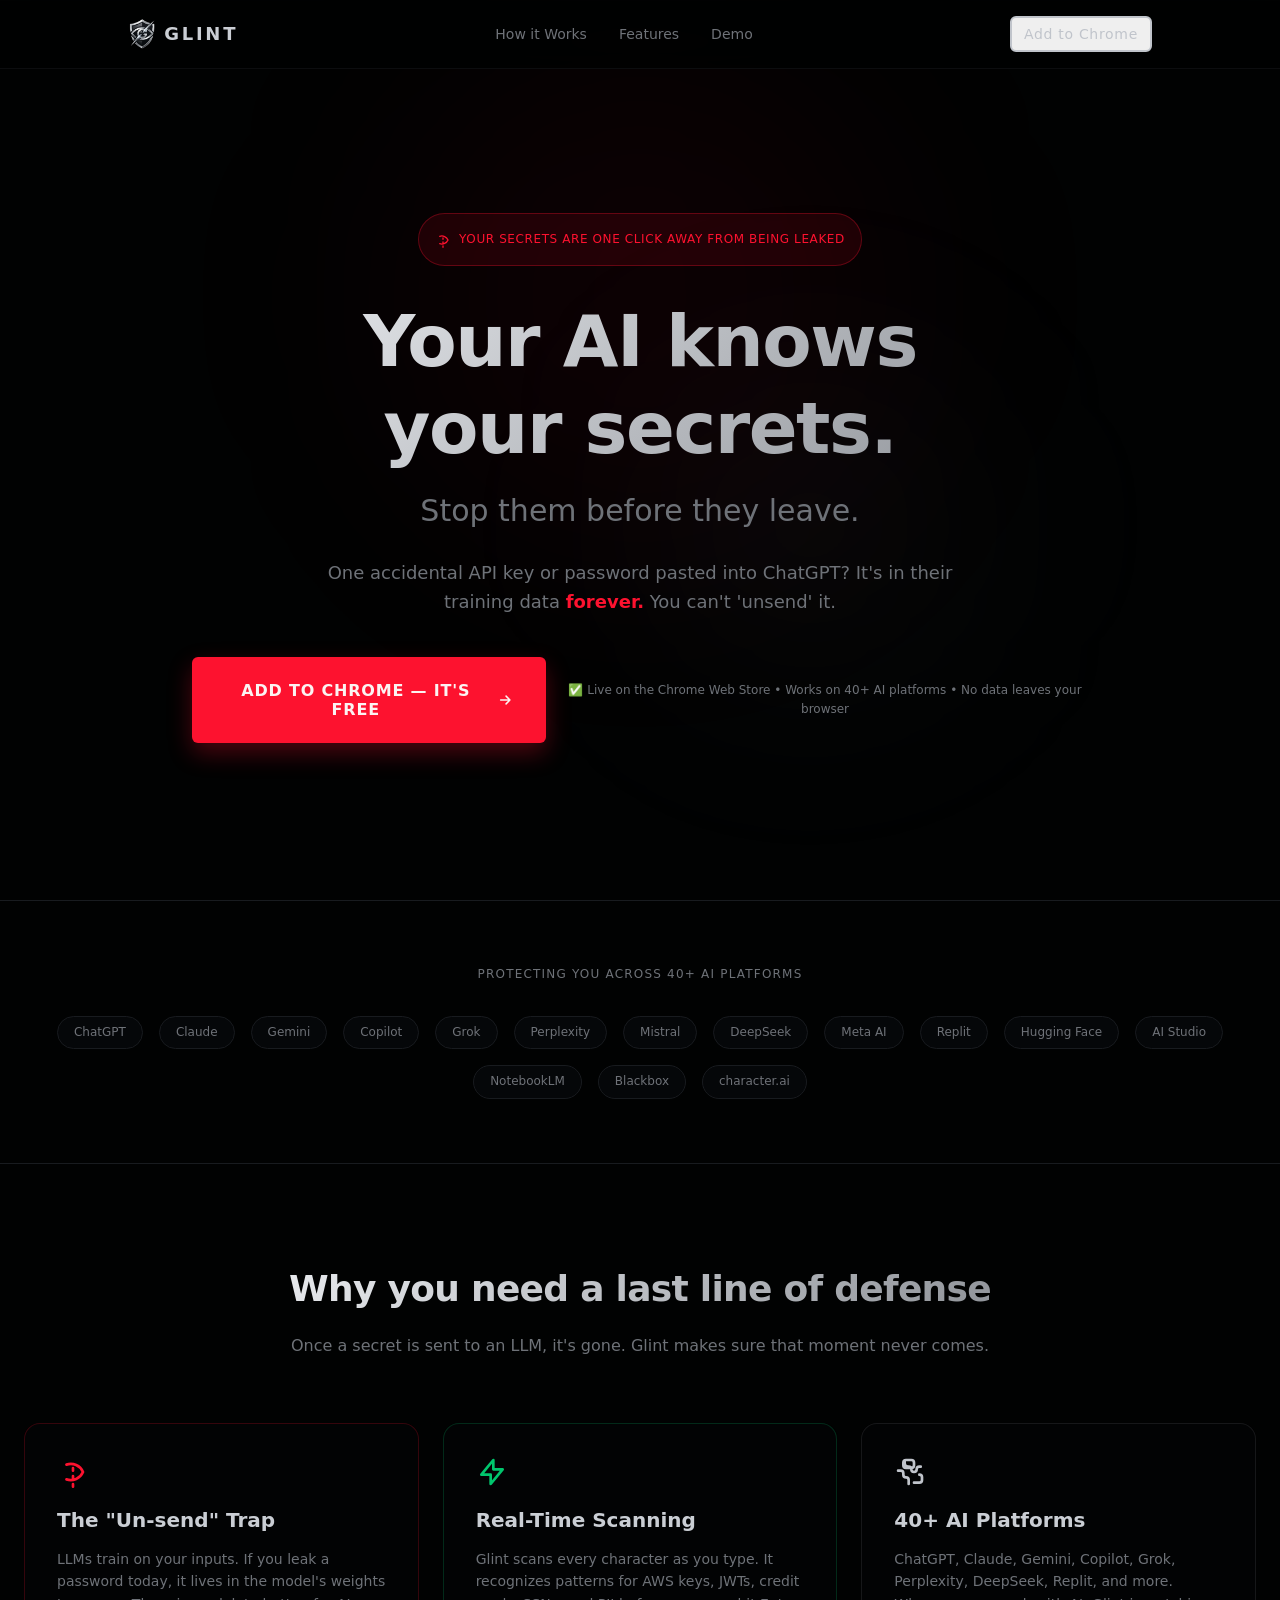
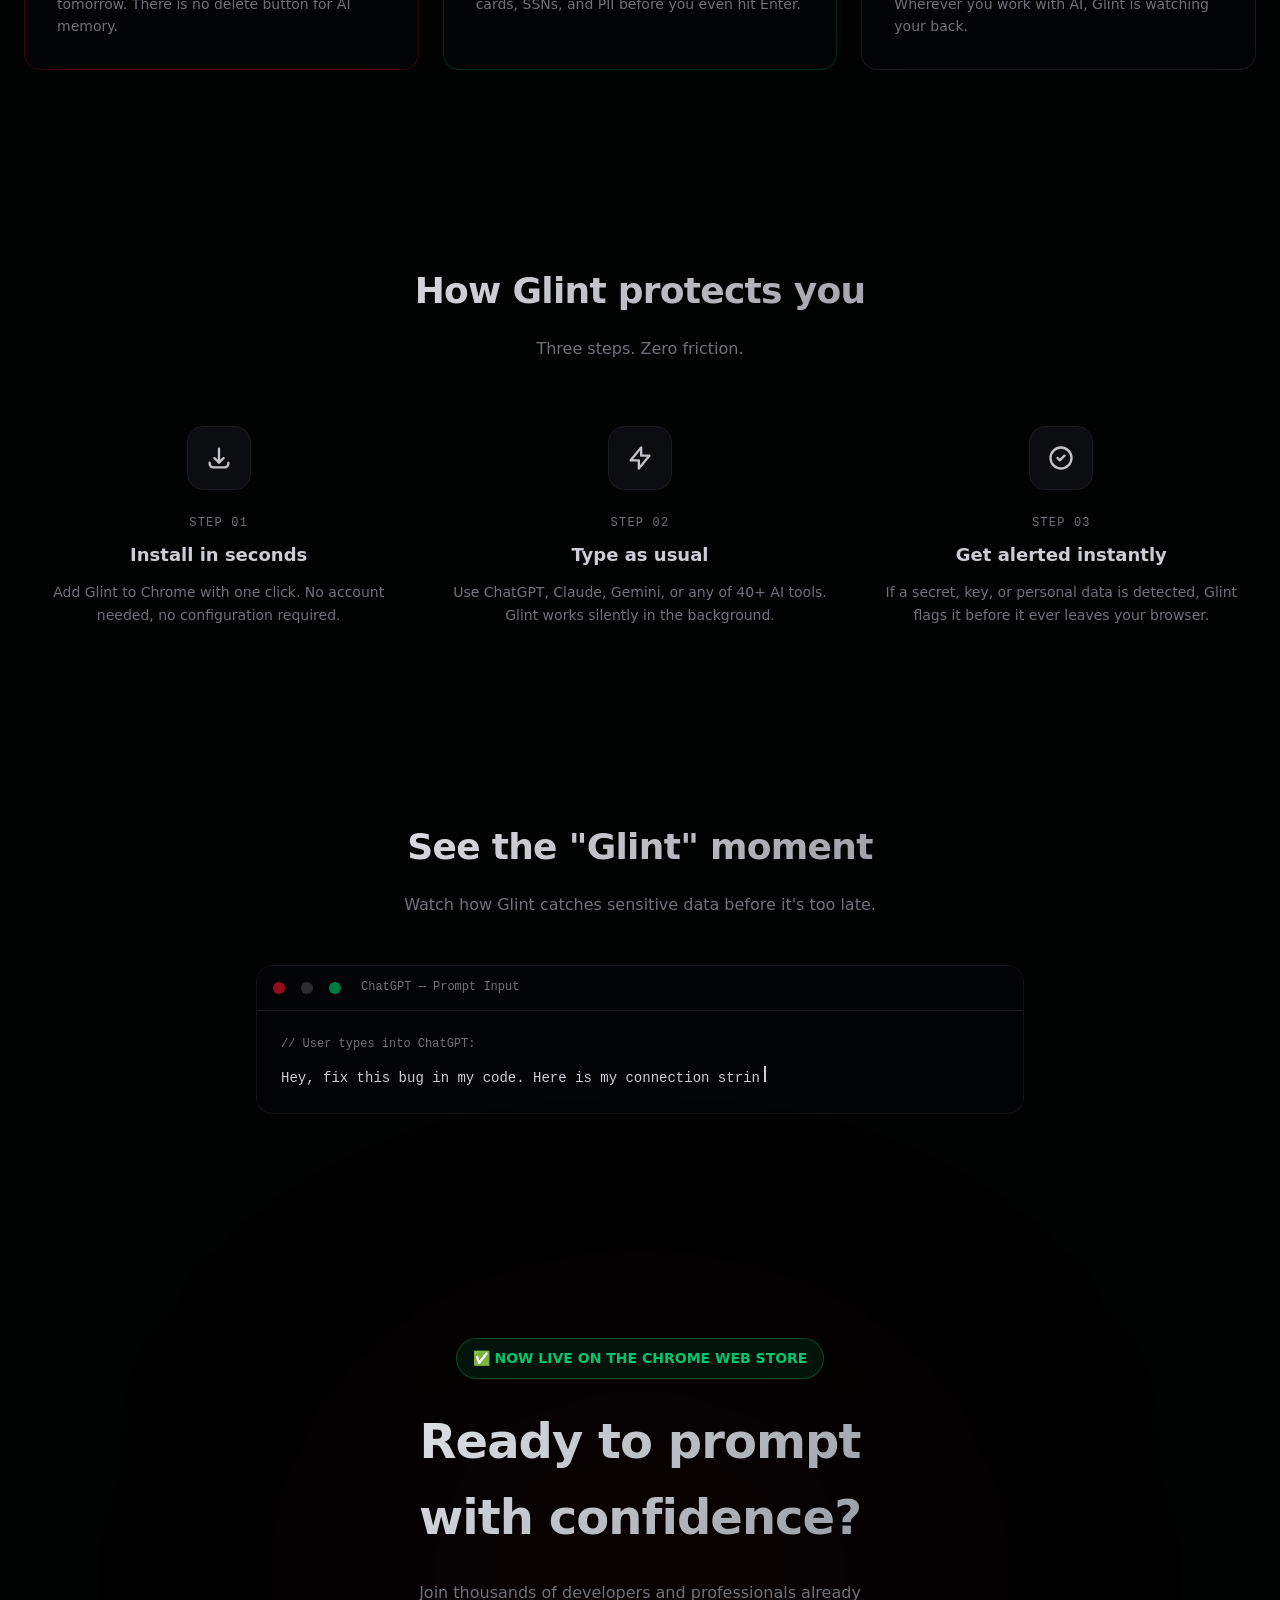
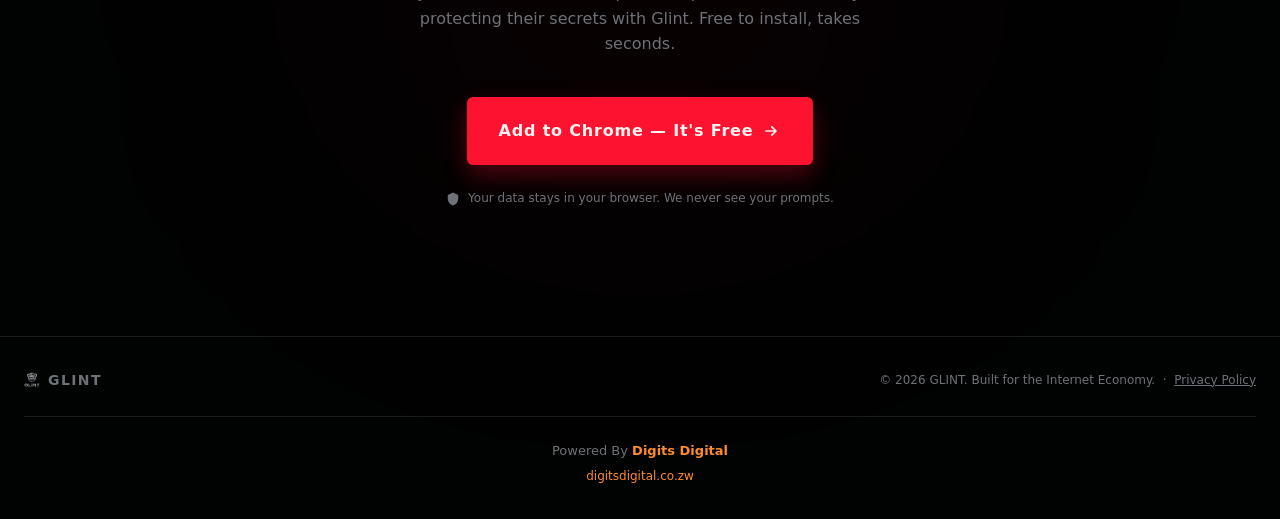
<file: index.html>
<!DOCTYPE html>
<html lang="en">
<head>
    <meta charset="UTF-8">
    <meta name="viewport" content="width=device-width, initial-scale=1.0">
    <title>GLINT — Your AI Privacy Guardian | Stop Secret Leaks</title>
    <meta name="description" content="Glint detects passwords, API keys, and sensitive data in your AI prompts before they're sent. Free Chrome extension for 40+ AI platforms. Available now on the Chrome Web Store.">
    <meta property="og:title" content="GLINT — Your AI Privacy Guardian">
    <meta property="og:description" content="Stop accidentally leaking secrets to ChatGPT, Claude, and 40+ AI tools. Free browser extension, available now on the Chrome Web Store.">
    <meta property="og:type" content="website">
    <style>
        * {
            margin: 0;
            padding: 0;
            box-sizing: border-box;
        }

        :root {
            --radius: 0.625rem;
            /* Terminal-chic dark palette */
            --background: oklch(0.08 0.005 260);
            --foreground: oklch(0.85 0.01 260);
            --card: oklch(0.12 0.008 260);
            --card-foreground: oklch(0.85 0.01 260);
            --primary: oklch(0.82 0.01 260);
            --primary-foreground: oklch(0.08 0.005 260);
            --secondary: oklch(0.16 0.008 260);
            --secondary-foreground: oklch(0.82 0.01 260);
            --muted: oklch(0.16 0.008 260);
            --muted-foreground: oklch(0.55 0.01 260);
            --accent: oklch(0.2 0.01 260);
            --accent-foreground: oklch(0.82 0.01 260);
            --border: oklch(0.22 0.01 260);
            --input: oklch(0.18 0.008 260);
            --ring: oklch(0.55 0.01 260);
            
            /* GLINT-specific tokens */
            --danger: oklch(0.63 0.25 25);
            --danger-foreground: oklch(0.97 0.01 25);
            --safe: oklch(0.72 0.19 155);
            --safe-foreground: oklch(0.15 0.02 155);
            --silver: oklch(0.82 0.01 260);
            --silver-dim: oklch(0.55 0.01 260);
            --orange: oklch(0.75 0.17 55);
            
            /* Fonts */
            --font-display: "Inter", ui-sans-serif, system-ui, sans-serif;
            --font-mono: "JetBrains Mono", ui-monospace, monospace;
        }

        body {
            background-color: var(--background);
            color: var(--foreground);
            font-family: var(--font-display);
            -webkit-font-smoothing: antialiased;
            -moz-osx-font-smoothing: grayscale;
            line-height: 1.6;
        }

        /* Animations */
        @keyframes glint-shimmer {
            0% { background-position: -200% 0; }
            100% { background-position: 200% 0; }
        }

        @keyframes pulse-danger {
            0%, 100% { opacity: 0.6; }
            50% { opacity: 1; }
        }

        @keyframes scanline {
            0% { transform: translateY(-100%); }
            100% { transform: translateY(100vh); }
        }

        @keyframes slideDown {
            from {
                opacity: 0;
                transform: translateY(-20px);
            }
            to {
                opacity: 1;
                transform: translateY(0);
            }
        }

        @keyframes fadeInUp {
            from {
                opacity: 0;
                transform: translateY(30px);
            }
            to {
                opacity: 1;
                transform: translateY(0);
            }
        }

        @keyframes fadeInScale {
            from {
                opacity: 0;
                transform: scale(0.95);
            }
            to {
                opacity: 1;
                transform: scale(1);
            }
        }

        @keyframes pulse {
            0%, 100% {
                opacity: 1;
            }
            50% {
                opacity: 0.5;
            }
        }

        @keyframes blink {
            0%, 49%, 100% {
                opacity: 1;
            }
            50%, 99% {
                opacity: 0;
            }
        }

        @keyframes splashFadeIn {
            from {
                opacity: 0;
                transform: scale(0.9);
            }
            to {
                opacity: 1;
                transform: scale(1);
            }
        }

        @keyframes splashFadeOut {
            from {
                opacity: 1;
                visibility: visible;
            }
            to {
                opacity: 0;
                visibility: hidden;
            }
        }

        /* Splash Screen */
        .splash-screen {
            position: fixed;
            top: 0;
            left: 0;
            right: 0;
            bottom: 0;
            z-index: 9999;
            display: flex;
            align-items: center;
            justify-content: center;
            background-color: var(--background);
            animation: splashFadeIn 0.6s ease-out forwards, splashFadeOut 0.6s ease-out 2.8s forwards;
        }

        .splash-content {
            text-align: center;
        }

        .splash-logo {
            max-width: 300px;
            width: 100%;
            height: auto;
            margin-bottom: 2rem;
            animation: splashFadeIn 0.8s ease-out;
        }

        /* Utility Classes */
        .glint-shimmer {
            background: linear-gradient(
                90deg,
                transparent 0%,
                oklch(0.82 0.01 260 / 0.15) 50%,
                transparent 100%
            );
            background-size: 200% 100%;
            animation: glint-shimmer 3s ease-in-out infinite;
        }

        .pulse-danger {
            animation: pulse-danger 2s ease-in-out infinite;
        }

        .text-gradient-silver {
            background: linear-gradient(135deg, oklch(0.95 0.005 260), oklch(0.65 0.01 260));
            -webkit-background-clip: text;
            -webkit-text-fill-color: transparent;
            background-clip: text;
        }

        .glass-card {
            background: oklch(0.12 0.008 260 / 0.6);
            backdrop-filter: blur(20px);
            border: 1px solid oklch(0.25 0.01 260 / 0.5);
            transition: all 0.3s ease;
        }

        .glass-card:hover {
            border-color: oklch(0.35 0.01 260 / 0.8);
        }

        .glass-nav {
            background: oklch(0.08 0.005 260 / 0.8);
            backdrop-filter: blur(16px);
            border-bottom: 1px solid oklch(0.22 0.01 260 / 0.5);
        }

        .glow-danger {
            box-shadow: 0 0 30px oklch(0.63 0.25 25 / 0.3), 0 0 60px oklch(0.63 0.25 25 / 0.1);
        }

        .glow-danger.active {
            box-shadow: 0 0 40px oklch(0.63 0.25 25 / 0.5), 0 0 80px oklch(0.63 0.25 25 / 0.2);
        }

        .glow-silver {
            box-shadow: 0 0 40px oklch(0.82 0.01 260 / 0.15);
        }

        /* Navigation */
        nav {
            position: fixed;
            top: 0;
            left: 0;
            right: 0;
            z-index: 50;
            animation: slideDown 0.6s ease-out;
        }

        nav.glass-nav {
            display: flex;
            align-items: center;
            justify-content: center;
            padding: 1rem 1.5rem;
            width: 100%;
        }

        .nav-container {
            display: flex;
            align-items: center;
            justify-content: space-between;
            max-width: 64rem;
            width: 100%;
        }

        .nav-logo {
            display: flex;
            align-items: center;
            gap: 0.5rem;
        }

        .nav-logo svg {
            width: 1.5rem;
            height: 1.5rem;
            color: var(--danger);
        }

        .nav-logo span {
            font-size: 1.125rem;
            font-weight: bold;
            letter-spacing: 0.15em;
            color: var(--foreground);
        }

        .nav-links {
            display: none;
            align-items: center;
            gap: 2rem;
        }

        .nav-links a {
            font-size: 0.875rem;
            color: var(--muted-foreground);
            text-decoration: none;
            transition: color 0.3s ease;
        }

        .nav-links a:hover {
            color: var(--foreground);
        }

        @media (min-width: 768px) {
            .nav-links {
                display: flex;
            }
        }

        /* Button */
        button {
            font-family: inherit;
            cursor: pointer;
            border: none;
            transition: all 0.3s ease;
            display: inline-flex;
            align-items: center;
            justify-content: center;
            gap: 0.5rem;
            border-radius: 0.375rem;
            font-weight: 500;
        }

        .btn-hero {
            background-color: var(--danger);
            color: var(--danger-foreground);
            font-weight: bold;
            letter-spacing: 0.05em;
            padding: 1.5rem 2rem;
            font-size: 1rem;
            box-shadow: 0 10px 25px oklch(0.63 0.25 25 / 0.3);
            transition: all 0.3s ease;
        }

        .btn-hero:hover {
            background-color: oklch(0.63 0.25 25 / 0.9);
            transform: scale(1.05);
            box-shadow: 0 15px 35px oklch(0.63 0.25 25 / 0.4);
        }

        .btn-hero-outline {
            border: 2px solid var(--silver);
            color: var(--silver);
            padding: 0.5rem 0.75rem;
            font-size: 0.875rem;
            font-weight: 500;
            letter-spacing: 0.05em;
            transition: all 0.3s ease;
        }

        .btn-hero-outline:hover {
            background-color: oklch(0.82 0.01 260 / 0.1);
        }

        /* Section spacing */
        section {
            position: relative;
        }

        /* Hero section */
        .hero {
            min-height: 100vh;
            display: flex;
            align-items: center;
            justify-content: center;
            overflow: hidden;
            padding: 1.5rem;
            padding-top: 5rem;
        }

        .hero-content {
            position: relative;
            z-index: 10;
            max-width: 56rem;
            margin: 0 auto;
            text-align: center;
        }

        .hero-badge {
            display: inline-flex;
            align-items: center;
            gap: 0.5rem;
            margin-bottom: 2rem;
            border-radius: 9999px;
            border: 1px solid oklch(0.63 0.25 25 / 0.3);
            background-color: oklch(0.63 0.25 25 / 0.1);
            padding: 1rem 1rem;
            animation: fadeInUp 0.6s ease-out 0.2s both;
            font-size: 0.75rem;
            font-weight: 500;
            letter-spacing: 0.05em;
            color: var(--danger);
        }

        .hero-badge svg {
            width: 1rem;
            height: 1rem;
        }

        .hero h1 {
            font-size: 3rem;
            font-weight: 800;
            line-height: 1.2;
            letter-spacing: -0.02em;
            margin-bottom: 1rem;
            animation: fadeInUp 0.7s ease-out 0.4s both;
        }

        .hero h1 br {
            display: none;
        }

        @media (min-width: 768px) {
            .hero h1 {
                font-size: 4.5rem;
            }
            .hero h1 br {
                display: block;
            }
        }

        .hero h1.text-gradient-silver {
            color: var(--foreground);
        }

        .hero-subtitle {
            font-size: 1.5rem;
            font-weight: 300;
            color: var(--silver-dim);
            margin-top: 1rem;
            margin-bottom: 1.5rem;
            animation: fadeInUp 0.6s ease-out 0.6s both;
        }

        @media (min-width: 768px) {
            .hero-subtitle {
                font-size: 1.875rem;
            }
        }

        .hero-description {
            max-width: 42rem;
            margin: 1.5rem auto;
            font-size: 1rem;
            line-height: 1.6;
            color: var(--muted-foreground);
            animation: fadeInUp 0.6s ease-out 0.8s both;
        }

        @media (min-width: 768px) {
            .hero-description {
                font-size: 1.125rem;
            }
        }

        .hero-description strong {
            color: var(--danger);
            font-weight: 600;
        }

        .hero-cta {
            display: flex;
            flex-direction: column;
            align-items: center;
            gap: 1rem;
            margin-top: 2.5rem;
            animation: fadeInUp 0.6s ease-out 1s both;
        }

        @media (min-width: 640px) {
            .hero-cta {
                flex-direction: row;
                justify-content: center;
            }
        }

        .hero-cta-subtext {
            font-size: 0.75rem;
            color: var(--muted-foreground);
        }

        .hero-glow {
            position: absolute;
            pointer-events: none;
            border-radius: 50%;
            filter: blur(120px);
            z-index: -1;
        }

        .hero-glow-1 {
            left: 50%;
            top: 33%;
            transform: translate(-50%, -50%);
            width: 500px;
            height: 500px;
            background-color: oklch(0.63 0.25 25 / 0.05);
        }

        .hero-glow-2 {
            right: 25%;
            bottom: 25%;
            width: 300px;
            height: 300px;
            background-color: oklch(0.82 0.01 260 / 0.05);
        }

        .scanline {
            position: absolute;
            inset: 0;
            pointer-events: none;
            overflow: hidden;
            opacity: 0.03;
        }

        .scanline::before {
            content: '';
            position: absolute;
            left: 0;
            width: 100%;
            height: 1px;
            background-color: var(--silver);
            animation: scanline 4s linear infinite;
        }

        /* Platforms section */
        .platforms {
            position: relative;
            overflow: hidden;
            border-top: 1px solid var(--border);
            border-bottom: 1px solid var(--border);
            padding: 4rem 1.5rem;
        }

        .platforms-content {
            max-width: 80rem;
            margin: 0 auto;
            text-align: center;
        }

        .platforms-label {
            font-size: 0.75rem;
            font-weight: 500;
            letter-spacing: 0.1em;
            color: var(--muted-foreground);
            margin-bottom: 2rem;
            text-transform: uppercase;
            animation: fadeInUp 0.6s ease-out both;
        }

        .platforms-grid {
            display: flex;
            flex-wrap: wrap;
            align-items: center;
            justify-content: center;
            gap: 1rem;
        }

        .platform-badge {
            border-radius: 9999px;
            border: 1px solid var(--border);
            background-color: oklch(0.16 0.008 260 / 0.5);
            padding: 0.375rem 1rem;
            font-size: 0.75rem;
            font-weight: 500;
            color: var(--muted-foreground);
            transition: all 0.3s ease;
            animation: fadeInUp 0.4s ease-out both;
        }

        .platform-badge:hover {
            border-color: oklch(0.82 0.01 260 / 0.3);
            color: var(--foreground);
        }

        /* Features/Problem section */
        .features {
            position: relative;
            padding: 6rem 1.5rem;
        }

        .features-header {
            max-width: 48rem;
            margin: 0 auto 4rem;
            text-align: center;
            animation: fadeInUp 0.6s ease-out both;
        }

        .features-header h2 {
            font-size: 2rem;
            font-weight: bold;
            letter-spacing: -0.02em;
            margin-bottom: 1rem;
        }

        @media (min-width: 768px) {
            .features-header h2 {
                font-size: 2.25rem;
            }
        }

        .features-header h2.text-gradient-silver {
            color: var(--foreground);
        }

        .features-header p {
            color: var(--muted-foreground);
        }

        .features-grid {
            max-width: 80rem;
            margin: 0 auto;
            display: grid;
            gap: 1.5rem;
            grid-template-columns: 1fr;
        }

        @media (min-width: 768px) {
            .features-grid {
                grid-template-columns: repeat(3, 1fr);
            }
        }

        .feature-card {
            padding: 2rem;
            border-radius: 1rem;
            animation: fadeInUp 0.6s ease-out both;
        }

        .feature-card.danger {
            border: 1px solid oklch(0.63 0.25 25 / 0.2);
            transition: all 0.3s ease;
        }

        .feature-card.danger:hover {
            border-color: oklch(0.63 0.25 25 / 0.4);
        }

        .feature-card.safe {
            border: 1px solid oklch(0.72 0.19 155 / 0.2);
            transition: all 0.3s ease;
        }

        .feature-card.safe:hover {
            border-color: oklch(0.72 0.19 155 / 0.4);
        }

        .feature-card.silver {
            border: 1px solid oklch(0.82 0.01 260 / 0.1);
            transition: all 0.3s ease;
        }

        .feature-card.silver:hover {
            border-color: oklch(0.82 0.01 260 / 0.3);
        }

        .feature-icon {
            width: 2rem;
            height: 2rem;
            margin-bottom: 1rem;
        }

        .feature-icon.danger {
            color: var(--danger);
        }

        .feature-icon.safe {
            color: var(--safe);
        }

        .feature-icon.silver {
            color: var(--silver);
        }

        .feature-card h3 {
            font-size: 1.25rem;
            font-weight: 600;
            margin-bottom: 0.75rem;
            color: var(--foreground);
        }

        .feature-card p {
            font-size: 0.875rem;
            line-height: 1.6;
            color: var(--muted-foreground);
        }

        /* How it works section */
        .how-it-works {
            position: relative;
            padding: 6rem 1.5rem;
        }

        .how-header {
            max-width: 56rem;
            margin: 0 auto 4rem;
            text-align: center;
            animation: fadeInUp 0.6s ease-out both;
        }

        .how-header h2 {
            font-size: 2rem;
            font-weight: bold;
            letter-spacing: -0.02em;
            margin-bottom: 1rem;
        }

        @media (min-width: 768px) {
            .how-header h2 {
                font-size: 2.25rem;
            }
        }

        .how-header h2.text-gradient-silver {
            color: var(--foreground);
        }

        .how-header p {
            color: var(--muted-foreground);
        }

        .steps-grid {
            max-width: 80rem;
            margin: 0 auto;
            display: grid;
            gap: 2rem;
            grid-template-columns: 1fr;
        }

        @media (min-width: 768px) {
            .steps-grid {
                grid-template-columns: repeat(3, 1fr);
            }
        }

        .step {
            text-align: center;
            animation: fadeInUp 0.6s ease-out both;
        }

        .step-icon {
            display: flex;
            align-items: center;
            justify-content: center;
            width: 4rem;
            height: 4rem;
            margin: 0 auto 1.5rem;
            border-radius: 1rem;
            border: 1px solid var(--border);
            background-color: var(--secondary);
        }

        .step-icon svg {
            width: 1.75rem;
            height: 1.75rem;
            color: var(--silver);
        }

        .step-number {
            display: block;
            font-family: var(--font-mono);
            font-size: 0.75rem;
            letter-spacing: 0.1em;
            color: var(--muted-foreground);
            margin-bottom: 0.5rem;
            text-transform: uppercase;
        }

        .step h3 {
            font-size: 1.125rem;
            font-weight: 600;
            color: var(--foreground);
            margin-bottom: 0.75rem;
        }

        .step p {
            font-size: 0.875rem;
            line-height: 1.6;
            color: var(--muted-foreground);
        }

        /* Demo section */
        .demo {
            position: relative;
            padding: 6rem 1.5rem;
        }

        .demo-header {
            max-width: 48rem;
            margin: 0 auto 3rem;
            text-align: center;
            animation: fadeInUp 0.6s ease-out both;
        }

        .demo-header h2 {
            font-size: 2rem;
            font-weight: bold;
            letter-spacing: -0.02em;
            margin-bottom: 1rem;
        }

        @media (min-width: 768px) {
            .demo-header h2 {
                font-size: 2.25rem;
            }
        }

        .demo-header h2.text-gradient-silver {
            color: var(--foreground);
        }

        .demo-header p {
            color: var(--muted-foreground);
        }

        .demo-container {
            max-width: 48rem;
            margin: 0 auto;
            border-radius: 1rem;
            overflow: hidden;
            animation: fadeInScale 0.6s ease-out both;
        }

        .demo-terminal-header {
            display: flex;
            align-items: center;
            gap: 0.5rem;
            border-bottom: 1px solid var(--border);
            padding: 0.75rem 1rem;
            background-color: oklch(0.12 0.008 260 / 0.6);
        }

        .demo-dot {
            width: 0.75rem;
            height: 0.75rem;
            border-radius: 50%;
        }

        .demo-dot-1 {
            background-color: oklch(0.63 0.25 25 / 0.6);
        }

        .demo-dot-2 {
            background-color: oklch(0.4 0.01 260 / 0.6);
        }

        .demo-dot-3 {
            background-color: oklch(0.72 0.19 155 / 0.6);
        }

        .demo-dot + .demo-dot {
            margin-left: 0.5rem;
        }

        .demo-header-text {
            margin-left: 0.75rem;
            font-family: var(--font-mono);
            font-size: 0.75rem;
            color: var(--muted-foreground);
        }

        .demo-body {
            padding: 1.5rem;
            background-color: oklch(0.12 0.008 260 / 0.6);
            backdrop-filter: blur(20px);
        }

        .demo-comment {
            font-family: var(--font-mono);
            font-size: 0.75rem;
            color: var(--muted-foreground);
        }

        .demo-code {
            font-family: var(--font-mono);
            font-size: 0.875rem;
            line-height: 1.6;
            color: var(--foreground);
            margin-top: 0.75rem;
        }

        .demo-cursor {
            display: inline-block;
            width: 0.125rem;
            height: 1rem;
            margin-left: 0.25rem;
            background-color: var(--foreground);
            animation: blink 1s ease-in-out infinite;
        }

        .demo-alert {
            margin-top: 1.5rem;
            display: flex;
            gap: 0.75rem;
            border-radius: 0.5rem;
            border: 1px solid oklch(0.63 0.25 25 / 0.3);
            background-color: oklch(0.63 0.25 25 / 0.1);
            padding: 1rem;
            animation: fadeInUp 0.4s ease-out;
        }

        .demo-alert svg {
            width: 1.25rem;
            height: 1.25rem;
            flex-shrink: 0;
        }

        .demo-alert.safe {
            border-color: oklch(0.72 0.19 155 / 0.3);
            background-color: oklch(0.72 0.19 155 / 0.1);
        }

        .demo-alert.safe svg {
            color: var(--safe);
        }

        .demo-alert.danger svg {
            color: var(--danger);
            animation: pulse-danger 2s ease-in-out infinite;
        }

        .demo-alert-content {
            flex: 1;
        }

        .demo-alert-title {
            font-size: 0.875rem;
            font-weight: 600;
            margin-bottom: 0.25rem;
        }

        .demo-alert.danger .demo-alert-title {
            color: var(--danger);
        }

        .demo-alert.safe .demo-alert-title {
            color: var(--safe);
        }

        .demo-alert-text {
            font-size: 0.75rem;
            color: var(--muted-foreground);
        }

        /* CTA section */
        .cta {
            position: relative;
            padding: 8rem 1.5rem;
        }

        .cta-glow {
            position: absolute;
            inset: 0;
            pointer-events: none;
        }

        .cta-glow-inner {
            position: absolute;
            left: 50%;
            top: 50%;
            transform: translate(-50%, -50%);
            width: 600px;
            height: 400px;
            background-color: oklch(0.63 0.25 25 / 0.05);
            border-radius: 50%;
            filter: blur(150px);
        }

        .cta-content {
            position: relative;
            z-index: 10;
            max-width: 42rem;
            margin: 0 auto;
            text-align: center;
            animation: fadeInUp 0.6s ease-out both;
        }

        .cta h2 {
            font-size: 2.25rem;
            font-weight: bold;
            letter-spacing: -0.02em;
            margin-bottom: 1.5rem;
        }

        @media (min-width: 768px) {
            .cta h2 {
                font-size: 3rem;
            }
        }

        .cta h2.text-gradient-silver {
            color: var(--foreground);
        }

        .cta h2 br {
            display: none;
        }

        @media (min-width: 768px) {
            .cta h2 br {
                display: block;
            }
        }

        .cta p {
            max-width: 32rem;
            margin: 1.5rem auto;
            color: var(--muted-foreground);
        }

        .cta-button-wrapper {
            margin-top: 2.5rem;
        }

        .cta-footer {
            display: flex;
            align-items: center;
            justify-content: center;
            gap: 0.5rem;
            margin-top: 1.5rem;
            font-size: 0.75rem;
            color: var(--muted-foreground);
        }

        .cta-footer svg {
            width: 0.875rem;
            height: 0.875rem;
        }

        /* Footer */
        footer {
            border-top: 1px solid var(--border);
            padding: 2rem 1.5rem;
        }

        .footer-content {
            max-width: 96rem;
            margin: 0 auto;
            display: flex;
            flex-direction: column;
            align-items: center;
            justify-content: space-between;
            gap: 1rem;
        }

        @media (min-width: 640px) {
            .footer-content {
                flex-direction: row;
            }
        }

        .footer-logo {
            display: flex;
            align-items: center;
            gap: 0.5rem;
        }

        .footer-logo svg {
            width: 1rem;
            height: 1rem;
            color: var(--danger);
        }

        .footer-logo span {
            font-size: 0.875rem;
            font-weight: bold;
            letter-spacing: 0.1em;
            color: var(--muted-foreground);
        }

        .footer-text {
            font-size: 0.75rem;
            color: var(--muted-foreground);
        }

        .footer-powered-by {
            width: 100%;
            margin-top: 1.5rem;
            padding-top: 1.5rem;
            border-top: 1px solid var(--border);
            text-align: center;
        }

        .footer-powered-by p {
            font-size: 0.8125rem;
            color: var(--muted-foreground);
        }

        .footer-powered-by p a {
            color: var(--orange);
            font-weight: 600;
            text-decoration: none;
        }

        .footer-powered-by p a:hover {
            text-decoration: underline;
        }

        .footer-company-link {
            display: inline-block;
            margin-top: 0.375rem;
            font-size: 0.75rem;
            color: var(--orange);
            text-decoration: none;
        }

        .footer-company-link:hover {
            text-decoration: underline;
        }

        /* Icon SVG defaults */
        svg {
            display: inline-block;
            vertical-align: middle;
        }

        /* Responsive adjustments */
        @media (max-width: 640px) {
            .hero h1 {
                font-size: 2.25rem;
            }
            
            .hero-subtitle {
                font-size: 1.25rem;
            }

            .features-header h2,
            .how-header h2,
            .demo-header h2 {
                font-size: 1.875rem;
            }

            .cta h2 {
                font-size: 1.875rem;
            }
        }
    </style>
</head>
<body>
    <!-- Splash Screen -->
    <div class="splash-screen" id="splashScreen">
        <div class="splash-content">
            <img src="glint_logo.png" alt="GLINT Logo" class="splash-logo">
        </div>
    </div>

    <!-- Navigation -->
    <nav class="glass-nav">
        <div class="nav-container">
            <div class="nav-logo">
                <img src="shield_icon.png" alt="GLINT" style="width: auto; height: 2rem;">
                <span>GLINT</span>
            </div>
            <div class="nav-links">
                <a href="#how-it-works">How it Works</a>
                <a href="#features">Features</a>
                <a href="#demo">Demo</a>
            </div>
            <button class="btn-hero-outline" onclick="installExtension()">Add to Chrome</button>
        </div>
    </nav>

    <!-- Hero Section -->
    <section class="hero">
        <div class="hero-glow hero-glow-1"></div>
        <div class="hero-glow hero-glow-2"></div>
        <div class="scanline"></div>
        
        <div class="hero-content">
            <div class="hero-badge">
                <svg fill="none" stroke="currentColor" viewBox="0 0 24 24">
                    <path stroke-linecap="round" stroke-linejoin="round" stroke-width="2" d="M12 9v2m0 4v2m0 4v2M7.08 6.47A9.989 9.989 0 0119.5 12a9.989 9.989 0 01-12.42 5.53"></path>
                </svg>
                <span>YOUR SECRETS ARE ONE CLICK AWAY FROM BEING LEAKED</span>
            </div>

            <h1 class="text-gradient-silver">Your AI knows<br/>your secrets.</h1>
            
            <p class="hero-subtitle">Stop them before they leave.</p>
            
            <p class="hero-description">
                One accidental API key or password pasted into ChatGPT? It's in their training data 
                <strong>forever.</strong> You can't 'unsend' it.
            </p>
            
            <div class="hero-cta">
                <button class="btn-hero" onclick="installExtension()">
                    ADD TO CHROME — IT'S FREE
                    <svg width="20" height="20" fill="none" stroke="currentColor" viewBox="0 0 24 24">
                        <path stroke-linecap="round" stroke-linejoin="round" stroke-width="2" d="M13 7l5 5m0 0l-5 5m5-5H6"></path>
                    </svg>
                </button>
                <p class="hero-cta-subtext">✅ Live on the Chrome Web Store • Works on 40+ AI platforms • No data leaves your browser</p>
            </div>
        </div>
    </section>

    <!-- Platforms Section -->
    <section class="platforms">
        <div class="platforms-content">
            <p class="platforms-label">PROTECTING YOU ACROSS 40+ AI PLATFORMS</p>
            <div class="platforms-grid" id="platformsGrid">
                <!-- Platforms will be inserted here by JavaScript -->
            </div>
        </div>
    </section>

    <!-- Features Section -->
    <section class="features" id="features">
        <div class="features-header">
            <h2 class="text-gradient-silver">Why you need a last line of defense</h2>
            <p>Once a secret is sent to an LLM, it's gone. Glint makes sure that moment never comes.</p>
        </div>
        
        <div class="features-grid" id="featuresGrid">
            <!-- Features will be inserted here by JavaScript -->
        </div>
    </section>

    <!-- How It Works Section -->
    <section class="how-it-works" id="how-it-works">
        <div class="how-header">
            <h2 class="text-gradient-silver">How Glint protects you</h2>
            <p>Three steps. Zero friction.</p>
        </div>
        
        <div class="steps-grid" id="stepsGrid">
            <!-- Steps will be inserted here by JavaScript -->
        </div>
    </section>

    <!-- Demo Section -->
    <section class="demo" id="demo">
        <div class="demo-header">
            <h2 class="text-gradient-silver">See the "Glint" moment</h2>
            <p>Watch how Glint catches sensitive data before it's too late.</p>
        </div>
        
        <div class="demo-container glass-card" id="demoContainer">
            <div class="demo-terminal-header">
                <div class="demo-dot demo-dot-1"></div>
                <div class="demo-dot demo-dot-2"></div>
                <div class="demo-dot demo-dot-3"></div>
                <span class="demo-header-text">ChatGPT — Prompt Input</span>
            </div>
            
            <div class="demo-body">
                <p class="demo-comment">// User types into ChatGPT:</p>
                <p class="demo-code" id="demoText"></p>
                <div id="demoAlert" style="display: none;"></div>
            </div>
        </div>
    </section>

    <!-- CTA Section -->
    <section class="cta">
        <div class="cta-glow">
            <div class="cta-glow-inner"></div>
        </div>
        
        <div class="cta-content">
            <div style="display: inline-block; margin-bottom: 1.5rem; padding: 0.5rem 1rem; background-color: oklch(0.72 0.19 155 / 0.1); border: 1px solid oklch(0.72 0.19 155 / 0.3); border-radius: 999px; font-size: 0.875rem; color: var(--safe); font-weight: 600;">
                ✅ NOW LIVE ON THE CHROME WEB STORE
            </div>
            <h2 class="text-gradient-silver">Ready to prompt<br/>with confidence?</h2>
            <p>Join thousands of developers and professionals already protecting their secrets with Glint. Free to install, takes seconds.</p>

            <div class="cta-button-wrapper">
                <button class="btn-hero" onclick="installExtension()">
                    Add to Chrome — It's Free
                    <svg width="20" height="20" fill="none" stroke="currentColor" viewBox="0 0 24 24">
                        <path stroke-linecap="round" stroke-linejoin="round" stroke-width="2" d="M13 7l5 5m0 0l-5 5m5-5H6"></path>
                    </svg>
                </button>
            </div>
            
            <div class="cta-footer">
                <svg fill="currentColor" viewBox="0 0 24 24">
                    <path d="M12 1L3 5v6c0 5.55 3.84 10.74 9 12 5.16-1.26 9-6.45 9-12V5l-9-4z"/>
                </svg>
                <span>Your data stays in your browser. We never see your prompts.</span>
            </div>
        </div>
    </section>

    <!-- Footer -->
    <footer>
        <div class="footer-content">
            <div class="footer-logo">
                <img src="glint_logo.png" alt="GLINT" style="width: 1rem; height: 1rem;">
                <span>GLINT</span>
            </div>
            <p class="footer-text">© <span id="year"></span> GLINT. Built for the Internet Economy. &nbsp;·&nbsp; <a href="/privacy.html" style="color: inherit; text-decoration: underline;">Privacy Policy</a></p>
        </div>
        <div class="footer-powered-by">
            <p>Powered By <a href="https://digitsdigital.co.zw" target="_blank" rel="noopener noreferrer">Digits Digital</a></p>
            <a class="footer-company-link" href="https://digitsdigital.co.zw" target="_blank" rel="noopener noreferrer">digitsdigital.co.zw</a>
        </div>
    </footer>

    <script>
        // Splash screen auto-hide
        window.addEventListener('load', () => {
            const splashScreen = document.getElementById('splashScreen');
            setTimeout(() => {
                splashScreen.style.pointerEvents = 'none';
            }, 3400);
        });

        // Chrome Web Store install handler
        function installExtension() {
            window.open('https://chromewebstore.google.com/detail/glint/okonghgghodkpfgghkanojbchkjigccc', '_blank');
        }

        // Platforms data
        const platforms = [
            "ChatGPT", "Claude", "Gemini", "Copilot", "Grok",
            "Perplexity", "Mistral", "DeepSeek", "Meta AI", "Replit",
            "Hugging Face", "AI Studio", "NotebookLM", "Blackbox", "character.ai",
        ];

        // Features data
        const features = [
            {
                icon: `<svg fill="none" stroke="currentColor" viewBox="0 0 24 24"><path stroke-linecap="round" stroke-linejoin="round" stroke-width="2" d="M12 9v2m0 4v2m0 4v2M7.08 6.47A9.989 9.989 0 0119.5 12a9.989 9.989 0 01-12.42 5.53"></path></svg>`,
                title: 'The "Un-send" Trap',
                description: "LLMs train on your inputs. If you leak a password today, it lives in the model's weights tomorrow. There is no delete button for AI memory.",
                variant: "danger"
            },
            {
                icon: `<svg fill="none" stroke="currentColor" viewBox="0 0 24 24"><path stroke-linecap="round" stroke-linejoin="round" stroke-width="2" d="M13 10V3L4 14h7v7l9-11h-7z"></path></svg>`,
                title: "Real-Time Scanning",
                description: "Glint scans every character as you type. It recognizes patterns for AWS keys, JWTs, credit cards, SSNs, and PII before you even hit Enter.",
                variant: "safe"
            },
            {
                icon: `<svg fill="none" stroke="currentColor" viewBox="0 0 24 24"><path stroke-linecap="round" stroke-linejoin="round" stroke-width="2" d="M3.055 11H5a2 2 0 012 2v1a2 2 0 002 2 2 2 0 012 2v2.945M8 3.935V5.5A2.5 2.5 0 0010.5 8h.5a2 2 0 012 2 2 2 0 104 0 2 2 0 012-2h1.064M15 20H19a2 2 0 002-2v-2a2 2 0 00-2-2M9 3h4a2 2 0 012 2v2a2 2 0 01-2 2H9a2 2 0 01-2-2V5a2 2 0 012-2z"></path></svg>`,
                title: "40+ AI Platforms",
                description: "ChatGPT, Claude, Gemini, Copilot, Grok, Perplexity, DeepSeek, Replit, and more. Wherever you work with AI, Glint is watching your back.",
                variant: "silver"
            }
        ];

        // Steps data
        const steps = [
            {
                icon: `<svg fill="none" stroke="currentColor" viewBox="0 0 24 24"><path stroke-linecap="round" stroke-linejoin="round" stroke-width="2" d="M4 16v1a3 3 0 003 3h10a3 3 0 003-3v-1m-4-4l-4 4m0 0l-4-4m4 4V4"></path></svg>`,
                step: "01",
                title: "Install in seconds",
                description: "Add Glint to Chrome with one click. No account needed, no configuration required."
            },
            {
                icon: `<svg fill="none" stroke="currentColor" viewBox="0 0 24 24"><path stroke-linecap="round" stroke-linejoin="round" stroke-width="2" d="M13 10V3L4 14h7v7l9-11h-7z"></path></svg>`,
                step: "02",
                title: "Type as usual",
                description: "Use ChatGPT, Claude, Gemini, or any of 40+ AI tools. Glint works silently in the background."
            },
            {
                icon: `<svg fill="none" stroke="currentColor" viewBox="0 0 24 24"><path stroke-linecap="round" stroke-linejoin="round" stroke-width="2" d="M9 12l2 2 4-4m6 2a9 9 0 11-18 0 9 9 0 0118 0z"></path></svg>`,
                step: "03",
                title: "Get alerted instantly",
                description: "If a secret, key, or personal data is detected, Glint flags it before it ever leaves your browser."
            }
        ];

        // Render platforms
        function renderPlatforms() {
            const container = document.getElementById('platformsGrid');
            platforms.forEach((platform, index) => {
                const badge = document.createElement('span');
                badge.className = 'platform-badge';
                badge.textContent = platform;
                badge.style.animationDelay = `${index * 0.04}s`;
                container.appendChild(badge);
            });
        }

        // Render features
        function renderFeatures() {
            const container = document.getElementById('featuresGrid');
            features.forEach((feature, index) => {
                const card = document.createElement('div');
                card.className = `feature-card glass-card ${feature.variant}`;
                card.style.animationDelay = `${index * 0.15}s`;
                card.innerHTML = `
                    <div class="feature-icon ${feature.variant}">${feature.icon}</div>
                    <h3>${feature.title}</h3>
                    <p>${feature.description}</p>
                `;
                container.appendChild(card);
            });
        }

        // Render steps
        function renderSteps() {
            const container = document.getElementById('stepsGrid');
            steps.forEach((step, index) => {
                const stepDiv = document.createElement('div');
                stepDiv.className = 'step';
                stepDiv.style.animationDelay = `${index * 0.15}s`;
                stepDiv.innerHTML = `
                    <div class="step-icon">${step.icon}</div>
                    <span class="step-number">STEP ${step.step}</span>
                    <h3>${step.title}</h3>
                    <p>${step.description}</p>
                `;
                container.appendChild(stepDiv);
            });
        }

        // Demo typing animation
        function setupDemo() {
            const demoText = 'Hey, fix this bug in my code. Here is my connection string: mongodb+srv://admin:P@ssword123@cluster0.mongodb.net/prod';
            const demoElement = document.getElementById('demoText');
            const demoAlert = document.getElementById('demoAlert');
            const demoContainer = document.getElementById('demoContainer');
            
            let typed = '';
            let i = 0;
            let showAlert = false;
            let blocked = false;

            const interval = setInterval(() => {
                if (i < demoText.length) {
                    typed = demoText.slice(0, i + 1);
                    demoElement.innerHTML = typed + '<span class="demo-cursor"></span>';
                    i++;

                    // Trigger alert when we reach the sensitive part
                    if (i > 68 && !showAlert) {
                        showAlert = true;
                        demoContainer.classList.add('glow-danger');
                        showDemoAlert(false);
                    }
                } else {
                    clearInterval(interval);
                    setTimeout(() => {
                        blocked = true;
                        updateDemoAlert(true);
                    }, 800);
                }
            }, 35);
        }

        function showDemoAlert(blocked) {
            const demoAlert = document.getElementById('demoAlert');
            demoAlert.style.display = 'flex';
            
            if (blocked) {
                demoAlert.innerHTML = `
                    <svg fill="currentColor" viewBox="0 0 24 24">
                        <path d="M9 12l2 2 4-4m6 2a9 9 0 11-18 0 9 9 0 0118 0z"/>
                    </svg>
                    <div class="demo-alert-content">
                        <p class="demo-alert-title">GLINT: Credential masked. You're safe now.</p>
                        <p class="demo-alert-text">The credential was redacted before leaving your browser.</p>
                    </div>
                `;
                demoAlert.classList.remove('danger');
                demoAlert.classList.add('safe');
            } else {
                demoAlert.innerHTML = `
                    <svg fill="currentColor" viewBox="0 0 24 24">
                        <path d="M12 9v2m0 4v2m0 4v2M7.08 6.47A9.989 9.989 0 0119.5 12a9.989 9.989 0 01-12.42 5.53"/>
                    </svg>
                    <div class="demo-alert-content">
                        <p class="demo-alert-title">⚠ GLINT: Sensitive Data Detected — Password & Connection String</p>
                        <p class="demo-alert-text">A database credential was found in your prompt. Blocking send...</p>
                    </div>
                `;
                demoAlert.classList.add('danger');
                demoAlert.classList.remove('safe');
            }
        }

        function updateDemoAlert(blocked) {
            showDemoAlert(blocked);
        }

        // Set year in footer
        document.getElementById('year').textContent = new Date().getFullYear();

        // Initialize
        document.addEventListener('DOMContentLoaded', () => {
            renderPlatforms();
            renderFeatures();
            renderSteps();
            setupDemo();
        });

        // Scroll animations
        const observerOptions = {
            threshold: 0.1,
            rootMargin: '0px 0px -50px 0px'
        };

        const observer = new IntersectionObserver((entries) => {
            entries.forEach(entry => {
                if (entry.isIntersecting) {
                    entry.target.style.opacity = '1';
                    entry.target.style.animation = entry.target.className.includes('platform-badge') ? 'fadeInUp 0.4s ease-out forwards' : 'fadeInUp 0.6s ease-out forwards';
                }
            });
        }, observerOptions);

        // Observe elements for scroll animations
        document.querySelectorAll('.platform-badge, .feature-card, .step, .demo-container').forEach(el => {
            el.style.opacity = '0';
            observer.observe(el);
        });
    </script>
</body>
</html>
</file>
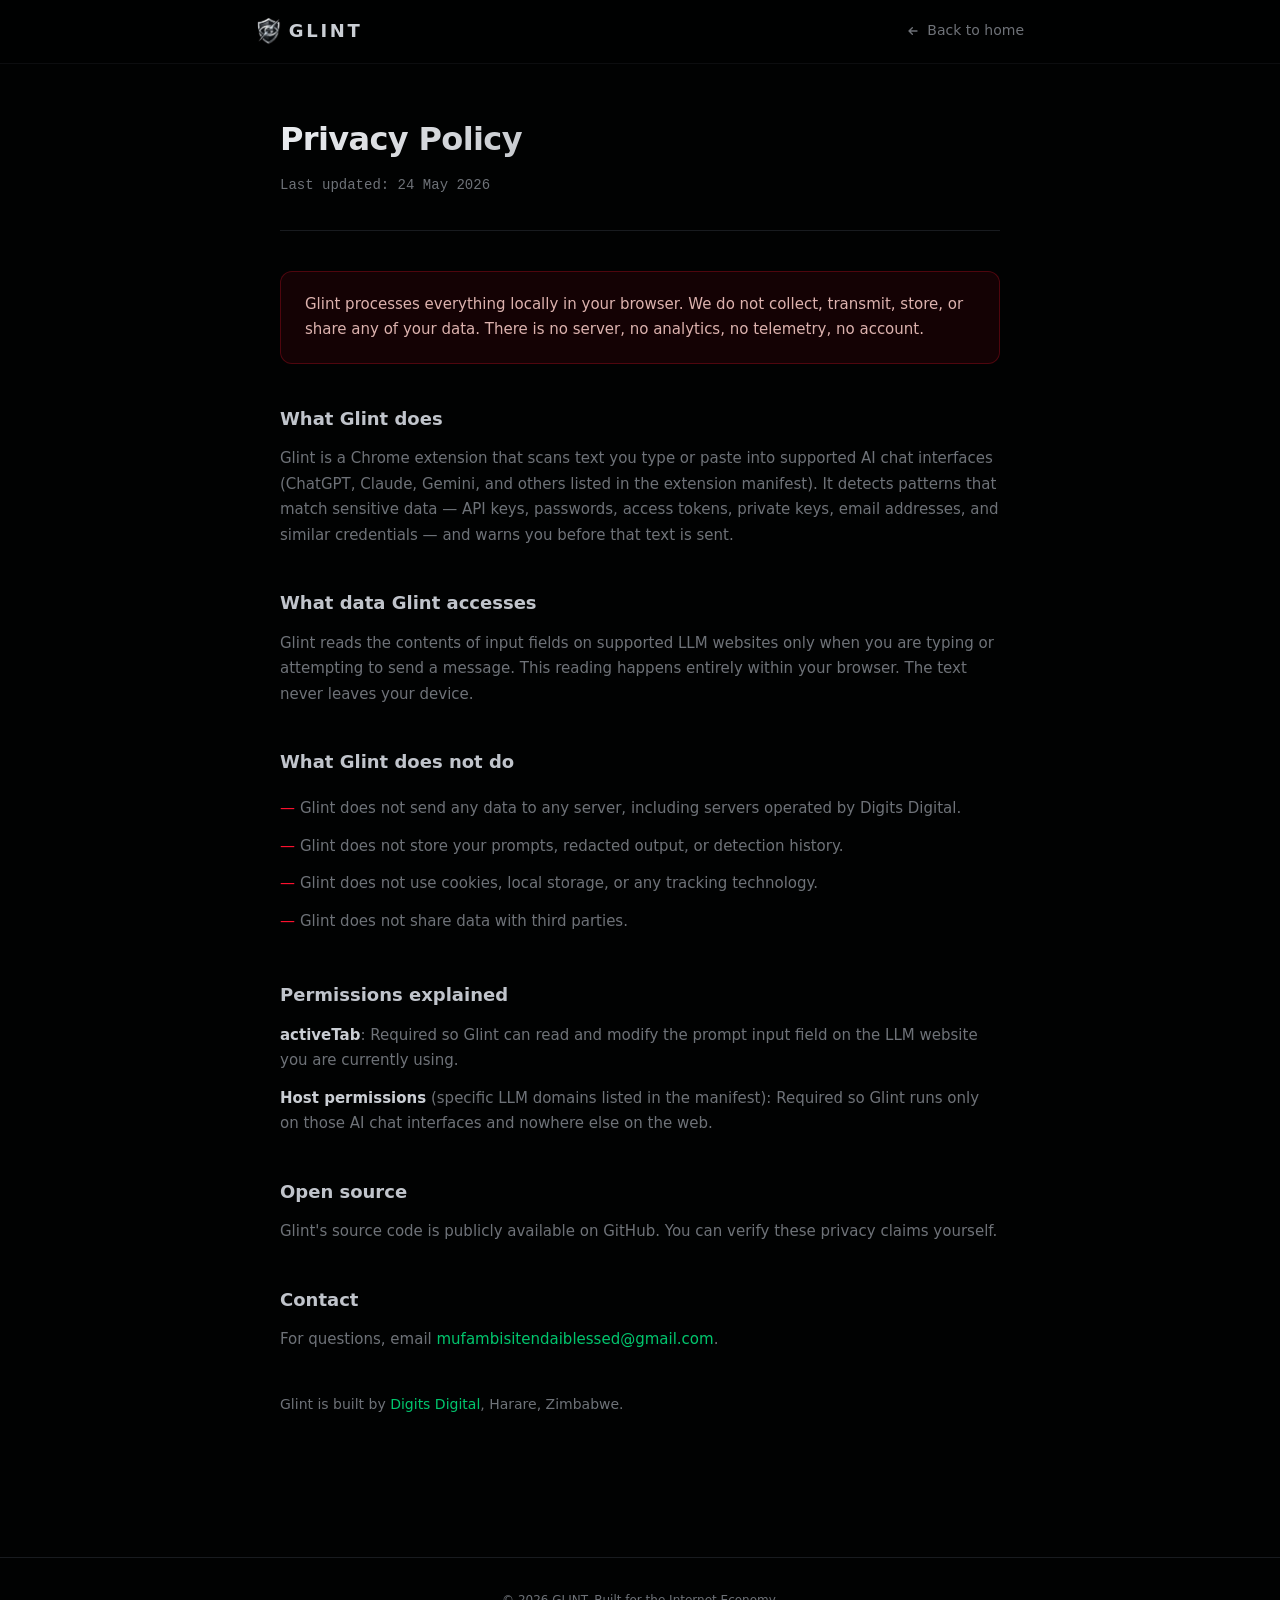
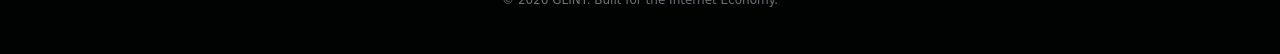
<file: privacy.html>
<!DOCTYPE html>
<html lang="en">
<head>
  <meta charset="UTF-8">
  <meta name="viewport" content="width=device-width, initial-scale=1.0">
  <title>Privacy Policy — Glint</title>
  <meta name="description" content="Glint processes everything locally in your browser. We do not collect, transmit, store, or share any of your data.">
  <style>
    * { margin: 0; padding: 0; box-sizing: border-box; }

    :root {
      --background: oklch(0.08 0.005 260);
      --foreground: oklch(0.85 0.01 260);
      --card: oklch(0.12 0.008 260);
      --border: oklch(0.22 0.01 260);
      --muted-foreground: oklch(0.55 0.01 260);
      --danger: oklch(0.63 0.25 25);
      --silver: oklch(0.82 0.01 260);
      --font-display: "Inter", ui-sans-serif, system-ui, sans-serif;
      --font-mono: "JetBrains Mono", ui-monospace, monospace;
    }

    body {
      background-color: var(--background);
      color: var(--foreground);
      font-family: var(--font-display);
      -webkit-font-smoothing: antialiased;
      line-height: 1.7;
    }

    nav {
      position: sticky;
      top: 0;
      z-index: 50;
      background: oklch(0.08 0.005 260 / 0.9);
      backdrop-filter: blur(16px);
      border-bottom: 1px solid oklch(0.22 0.01 260 / 0.5);
      padding: 1rem 1.5rem;
      display: flex;
      align-items: center;
      justify-content: center;
    }

    .nav-inner {
      max-width: 48rem;
      width: 100%;
      display: flex;
      align-items: center;
      justify-content: space-between;
    }

    .nav-logo {
      display: flex;
      align-items: center;
      gap: 0.5rem;
      text-decoration: none;
    }

    .nav-logo span {
      font-size: 1.125rem;
      font-weight: bold;
      letter-spacing: 0.15em;
      color: var(--foreground);
    }

    .back-link {
      font-size: 0.875rem;
      color: var(--muted-foreground);
      text-decoration: none;
      display: flex;
      align-items: center;
      gap: 0.4rem;
      transition: color 0.2s ease;
    }

    .back-link:hover { color: var(--foreground); }

    main {
      max-width: 48rem;
      margin: 3rem auto;
      padding: 0 1.5rem 5rem;
    }

    h1 {
      font-size: 2rem;
      font-weight: 800;
      letter-spacing: -0.02em;
      background: linear-gradient(135deg, oklch(0.95 0.005 260), oklch(0.65 0.01 260));
      -webkit-background-clip: text;
      -webkit-text-fill-color: transparent;
      background-clip: text;
      margin-bottom: 0.5rem;
    }

    .meta {
      font-size: 0.875rem;
      color: var(--muted-foreground);
      font-family: var(--font-mono);
      margin-bottom: 2.5rem;
      padding-bottom: 2rem;
      border-bottom: 1px solid var(--border);
    }

    h2 {
      font-size: 1.125rem;
      font-weight: 600;
      color: var(--silver);
      margin-top: 2.5rem;
      margin-bottom: 0.75rem;
    }

    p {
      color: var(--muted-foreground);
      font-size: 0.9375rem;
      margin-bottom: 0.75rem;
    }

    ul {
      list-style: none;
      margin-bottom: 0.75rem;
    }

    ul li {
      color: var(--muted-foreground);
      font-size: 0.9375rem;
      padding: 0.375rem 0 0.375rem 1.25rem;
      position: relative;
    }

    ul li::before {
      content: '—';
      position: absolute;
      left: 0;
      color: var(--danger);
    }

    strong { color: var(--foreground); }

    a {
      color: oklch(0.72 0.19 155);
      text-decoration: none;
    }

    a:hover { text-decoration: underline; }

    .summary-box {
      background: oklch(0.63 0.25 25 / 0.08);
      border: 1px solid oklch(0.63 0.25 25 / 0.25);
      border-radius: 0.75rem;
      padding: 1.25rem 1.5rem;
      margin-bottom: 2rem;
    }

    .summary-box p {
      margin-bottom: 0;
      color: oklch(0.8 0.05 25);
    }

    footer {
      border-top: 1px solid var(--border);
      padding: 2rem 1.5rem;
      text-align: center;
    }

    .footer-text {
      font-size: 0.75rem;
      color: var(--muted-foreground);
    }
  </style>
</head>
<body>

  <nav>
    <div class="nav-inner">
      <a href="/" class="nav-logo">
        <img src="shield_icon.png" alt="GLINT" style="width: auto; height: 1.75rem;">
        <span>GLINT</span>
      </a>
      <a href="/" class="back-link">
        <svg width="16" height="16" fill="none" stroke="currentColor" viewBox="0 0 24 24">
          <path stroke-linecap="round" stroke-linejoin="round" stroke-width="2" d="M11 17l-5-5m0 0l5-5m-5 5h12"/>
        </svg>
        Back to home
      </a>
    </div>
  </nav>

  <main>
    <h1>Privacy Policy</h1>
    <p class="meta">Last updated: 24 May 2026</p>

    <div class="summary-box">
      <p>Glint processes everything locally in your browser. We do not collect, transmit, store, or share any of your data. There is no server, no analytics, no telemetry, no account.</p>
    </div>

    <h2>What Glint does</h2>
    <p>Glint is a Chrome extension that scans text you type or paste into supported AI chat interfaces (ChatGPT, Claude, Gemini, and others listed in the extension manifest). It detects patterns that match sensitive data — API keys, passwords, access tokens, private keys, email addresses, and similar credentials — and warns you before that text is sent.</p>

    <h2>What data Glint accesses</h2>
    <p>Glint reads the contents of input fields on supported LLM websites only when you are typing or attempting to send a message. This reading happens entirely within your browser. The text never leaves your device.</p>

    <h2>What Glint does not do</h2>
    <ul>
      <li>Glint does not send any data to any server, including servers operated by Digits Digital.</li>
      <li>Glint does not store your prompts, redacted output, or detection history.</li>
      <li>Glint does not use cookies, local storage, or any tracking technology.</li>
      <li>Glint does not share data with third parties.</li>
    </ul>

    <h2>Permissions explained</h2>
    <p><strong>activeTab</strong>: Required so Glint can read and modify the prompt input field on the LLM website you are currently using.</p>
    <p><strong>Host permissions</strong> (specific LLM domains listed in the manifest): Required so Glint runs only on those AI chat interfaces and nowhere else on the web.</p>

    <h2>Open source</h2>
    <p>Glint's source code is publicly available on GitHub. You can verify these privacy claims yourself.</p>

    <h2>Contact</h2>
    <p>For questions, email <a href="mailto:mufambisitendaiblessed@gmail.com">mufambisitendaiblessed@gmail.com</a>.</p>

    <p style="margin-top: 2.5rem; font-size: 0.875rem;">Glint is built by <a href="https://digitsdigital.co.zw">Digits Digital</a>, Harare, Zimbabwe.</p>
  </main>

  <footer>
    <p class="footer-text">© <span id="year"></span> GLINT. Built for the Internet Economy.</p>
  </footer>

  <script>
    document.getElementById('year').textContent = new Date().getFullYear();
  </script>

</body>
</html>
</file>
